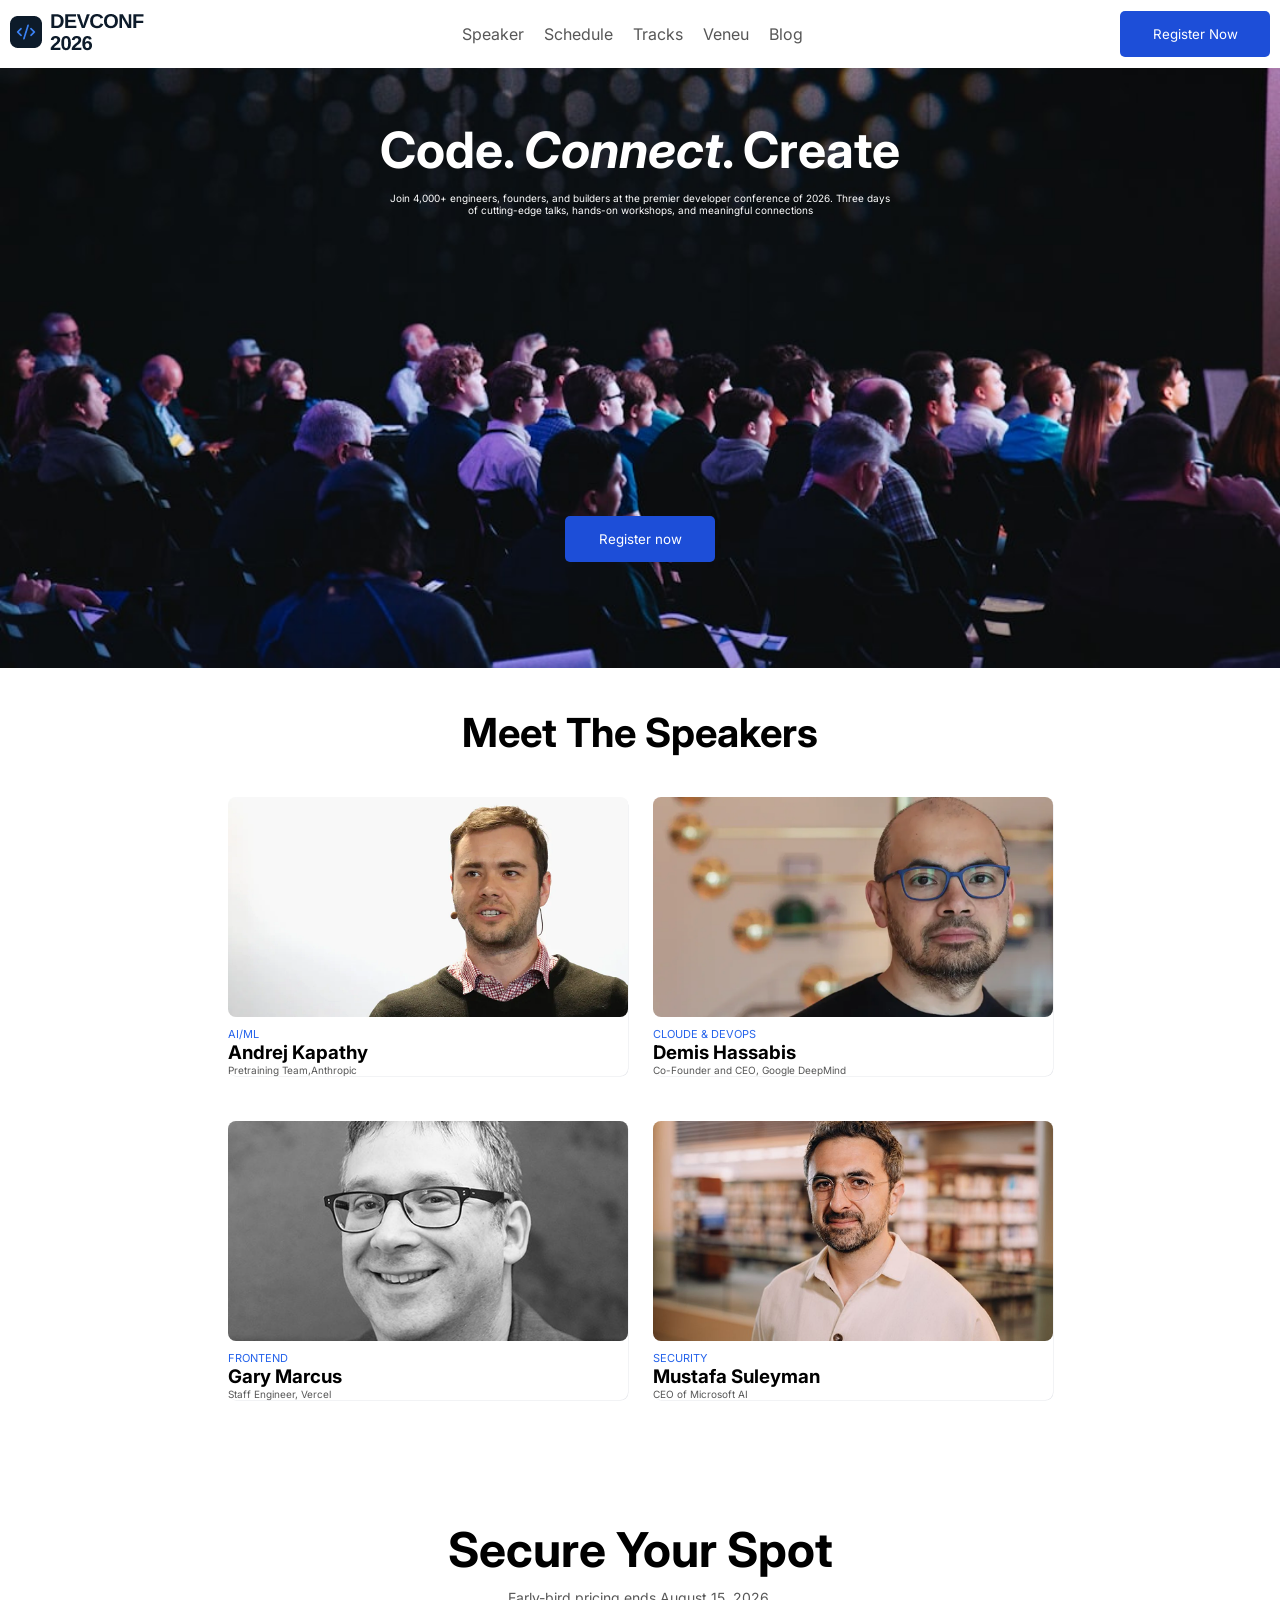
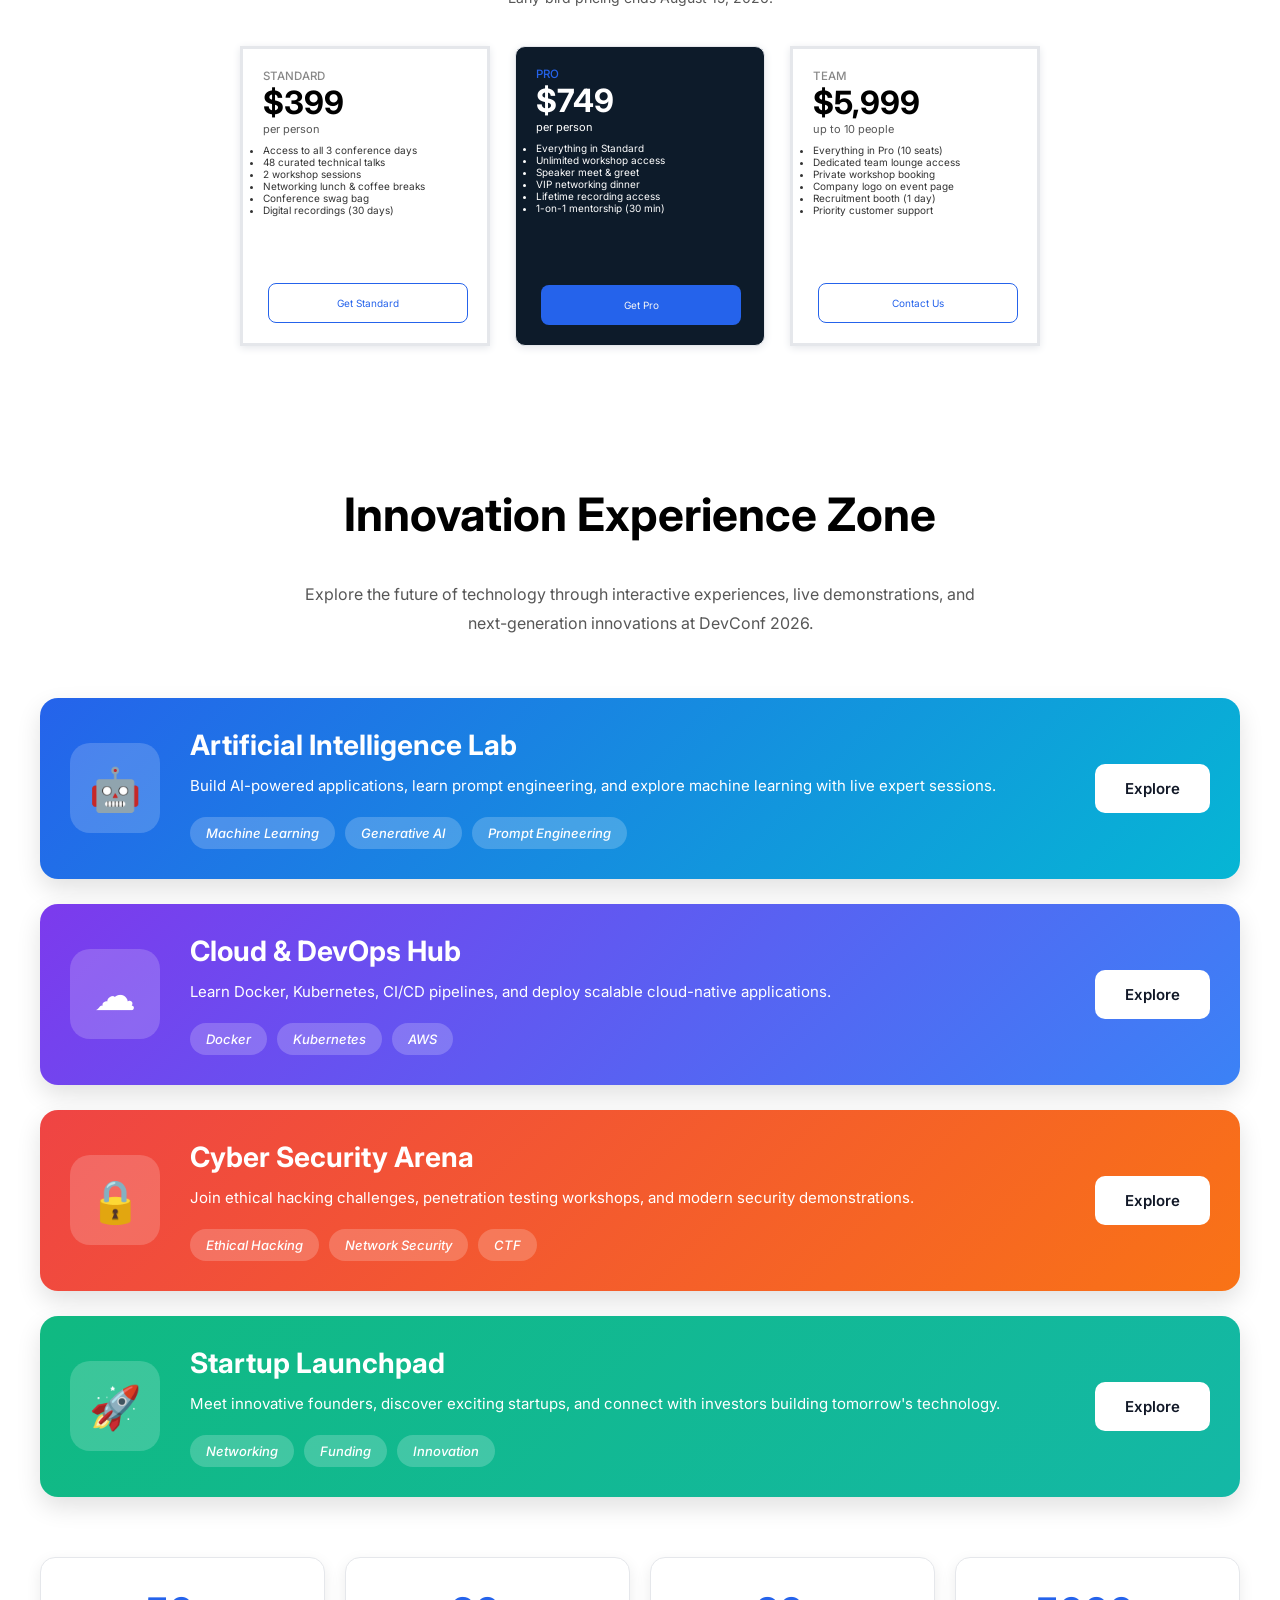
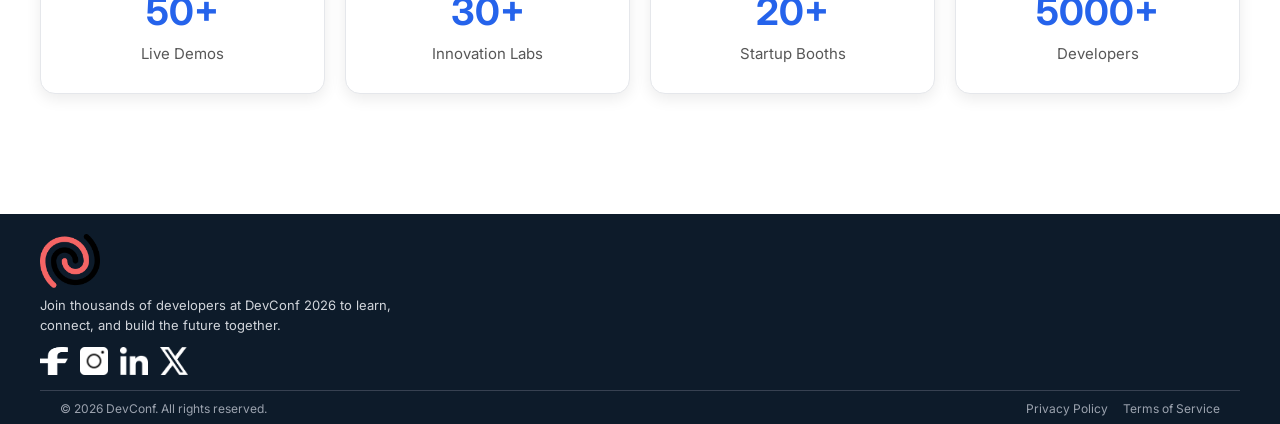
<file: index.html>
<!DOCTYPE html>
<html lang="en">
<head>
    <meta charset="UTF-8">
    <meta name="viewport" content="width=device-width, initial-scale=1.0">
    <title>Document</title>
    <link rel="stylesheet" href="./Styles.css">
    <link rel="preconnect" href="https://fonts.googleapis.com">
<link rel="preconnect" href="https://fonts.gstatic.com" crossorigin>
<link href="https://fonts.googleapis.com/css2?family=Arimo:ital,wght@0,400..700;1,400..700&family=Open+Sans:ital,wght@0,300..800;1,300..800&display=swap" rel="stylesheet">
<link rel="preconnect" href="https://fonts.googleapis.com">
<link rel="preconnect" href="https://fonts.gstatic.com" crossorigin>
<link href="https://fonts.googleapis.com/css2?family=Arimo:ital,wght@0,400..700;1,400..700&family=Inter:ital,opsz,wght@0,14..32,100..900;1,14..32,100..900&family=Open+Sans:ital,wght@0,300..800;1,300..800&display=swap" rel="stylesheet">
</head>
<body>
    <nav>
        <div>
            <img src="./New folder/assets/logo.png" alt="logo">
            
        </div>
        <div>
            <ul>
                <li>Speaker</li>
                <li>Schedule</li>
                <li>Tracks</li>
                <li>Veneu</li>
                <li>Blog</li>
            </ul>
           
        </div>
        <div>
             <button class="button">Register Now</button>
        </div>
    </nav>
    
<section class="hero">


<h1 class="heroh1">Code. <span>Connect</span>. Create</h1>
<p class="heropara">Join 4,000+ engineers, founders, and builders at the premier developer conference of 2026. Three days of cutting-edge talks, hands-on workshops, and meaningful connections</p>
<button class="herob">Register now</button>

</section>
<section class="Cards">
    <h2>Meet The Speakers</h2>
    <div class="cardss">
        <div class="card">
            <img class="imggg" src="./New folder/assets/andrej.png" alt="">
            <p class="cardp">AI/ML</p>
            <h3>Andrej Kapathy</h3>
            <p class="cardpp">Pretraining Team,Anthropic</p>

        </div>
        <div class="card">
              <img class="imggg" src="./New folder/assets/demis.png" alt="">
            <p class="cardp">CLOUDE & DEVOPS</p>
            <h3>Demis Hassabis</h3>
            <p class="cardpp">Co-Founder and CEO, Google DeepMind</p>

        </div>
        <div class="card">
  <img class="imggg" src="./New folder/assets/gary.png" alt="">
            <p class="cardp">FRONTEND</p>
            <h3>Gary Marcus</h3>
            <p class="cardpp">Staff Engineer, Vercel</p>
        </div>
        <div class="card">
  <img class="imggg" src="./New folder/assets/mustafa.png" alt="">
            <p class="cardp">SECURITY</p>
            <h3>Mustafa Suleyman</h3>
            <p class="cardpp">CEO of Microsoft AI</p>
        </div>
    </div>
</section>
<section class="pricing">

    <h4>Secure Your Spot</h4>
    <p class="pricing-text">Early-bird pricing ends August 15, 2026.</p>

    <div class="pricing-container">

        <div class="spotcard1">
            <h1 class="pricingh1">STANDARD</h1>
            <p class="pricingvalue1">$399</p>
            <p class="pricingp1">per person</p>

            <ul class="pricingul1">
                <li>Access to all 3 conference days</li>
                <li>48 curated technical talks</li>
                <li>2 workshop sessions</li>
                <li>Networking lunch & coffee breaks</li>
                <li>Conference swag bag</li>
                <li>Digital recordings (30 days)</li>
            </ul>
            <button class="pricingbut1">Get Standard</button>
        </div>
        <div class="spotcard2">
            <h1 class="pricingh2">PRO</h1>
            <p class="pricingvalue2">$749</p>
            <p class="pricingp2">per person</p>

            <ul class="pricingul2">
                <li>Everything in Standard</li>
                <li>Unlimited workshop access</li>
                <li>Speaker meet & greet</li>
                <li>VIP networking dinner</li>
                <li>Lifetime recording access</li>
                <li>1-on-1 mentorship (30 min)</li>
            </ul>
            <button class="pricingbut2">Get Pro</button>
        </div>

        <div class="spotcard3">
            <h1 class="pricingh1">TEAM</h1>
            <p class="pricingvalue1">$5,999</p>
            <p class="pricingp1">up to 10 people</p>

            <ul ul class="pricingul1">
                <li>Everything in Pro (10 seats)</li>
                <li>Dedicated team lounge access</li>
                <li>Private workshop booking</li>
                <li>Company logo on event page</li>
                <li>Recruitment booth (1 day)</li>
                <li>Priority customer support</li>
            </ul>
            <button class="pricingbut1">Contact Us</button>
        </div>

    </div>

</section>
<!-- AI PART -->
<section class="innovation-zone">

    <div class="innovation-header">
       
        <h2>Innovation Experience Zone</h2>
        <p class="innovation-description">
            Explore the future of technology through interactive experiences,
            live demonstrations, and next-generation innovations at DevConf 2026.
        </p>
    </div>

    <div class="innovation-wrapper">

        <div class="innovation-item ai">

            <div class="innovation-icon">
                🤖
            </div>

            <div class="innovation-content">
                <h3>Artificial Intelligence Lab</h3>
                <p>
                    Build AI-powered applications, learn prompt engineering,
                    and explore machine learning with live expert sessions.
                </p>

                <div class="innovation-tags">
                    <span>Machine Learning</span>
                    <span>Generative AI</span>
                    <span>Prompt Engineering</span>
                </div>
            </div>

            <div class="innovation-action">
                <button>Explore</button>
            </div>

        </div>

        <div class="innovation-item cloud">

            <div class="innovation-icon">
                ☁
            </div>

            <div class="innovation-content">
                <h3>Cloud & DevOps Hub</h3>
                <p>
                    Learn Docker, Kubernetes, CI/CD pipelines,
                    and deploy scalable cloud-native applications.
                </p>

                <div class="innovation-tags">
                    <span>Docker</span>
                    <span>Kubernetes</span>
                    <span>AWS</span>
                </div>
            </div>

            <div class="innovation-action">
                <button>Explore</button>
            </div>

        </div>

        <div class="innovation-item security">

            <div class="innovation-icon">
                🔒
            </div>

            <div class="innovation-content">
                <h3>Cyber Security Arena</h3>
                <p>
                    Join ethical hacking challenges,
                    penetration testing workshops,
                    and modern security demonstrations.
                </p>

                <div class="innovation-tags">
                    <span>Ethical Hacking</span>
                    <span>Network Security</span>
                    <span>CTF</span>
                </div>
            </div>

            <div class="innovation-action">
                <button>Explore</button>
            </div>

        </div>

        <div class="innovation-item startup">

            <div class="innovation-icon">
                🚀
            </div>

            <div class="innovation-content">
                <h3>Startup Launchpad</h3>
                <p>
                    Meet innovative founders, discover exciting startups,
                    and connect with investors building tomorrow's technology.
                </p>

                <div class="innovation-tags">
                    <span>Networking</span>
                    <span>Funding</span>
                    <span>Innovation</span>
                </div>
            </div>

            <div class="innovation-action">
                <button>Explore</button>
            </div>

        </div>

    </div>

    <div class="innovation-footer">
         <div class="innovation-stat">
            <h3>50+</h3>
            <p>Live Demos</p>
        </div>
     <div class="innovation-stat">
            <h3>30+</h3>
            <p>Innovation Labs</p>
        </div>
         <div class="innovation-stat">
            <h3>20+</h3>
            <p>Startup Booths</p>
        </div>
         <div class="innovation-stat">
            <h3>5000+</h3>
            <p>Developers</p>
        </div>
        </div>

</section>
<footer class="foot">
 <div class="footcon">
    <div class="footleft">
    <img class="footlogo" src="./New folder/Lucide.png" alt="">
         <p>
            Join thousands of developers at DevConf 2026 to learn,
            connect, and build the future together.
         </p>
    <div class="logoss">
    <img src="./New folder/Facebook (1).png" alt="">
    <img src="./New folder/Instagram.png" alt="">
    <img src="./New folder/LinkedIn.png" alt="">
    <img  src="./New folder/X logo.png" alt="">
</div>
       
 </div>
   <hr>
<div class="footbot">
<p>© 2026 DevConf. All rights reserved.</p>
<div class="footpol">
<p>Privacy Policy</p>
<p>Terms of Service</p>
</div>
</div>

</footer>
</file>
<file: Styles.css>
*{
    margin: 0;
    padding: 0;
    font-family:"Inter", sans-serif;
}
nav{
    display:flex;
    justify-content: space-between;
    padding: 10px;
    max-width: 1300px;
    align-items: center;
    margin: 0 auto; 

}
nav ul{
    display: flex;
    gap:20px;
    list-style: none;
    font-family: "Arimo", sans-serif;
    color: #575757;
}
.button{
    background-color:#1D4ED8;
    color: #FFFFFF;
    font-family: "Inter", sans-serif;
    padding: 15px;
    width: 150px;
    border: none;
    border-radius: 5px;
}

.hero{ 
    background-image:url(./New\ folder/assets/banner.jpg);
    height: 600px;
    background-repeat: no repeat;
    background-position: center;
    background-size: cover;
    margin: 0 auto;
    text-align: center;
}
.heroh1{
    color: white;
    margin-top: 20px;
    max-width: 700px;
    margin: 0 auto;
    padding:52px ;
    font-size:50px;

}
 nav h1{
    color: #FFFFFF;
    font-size:60px ;
    text-align: center;
    font-family: "Inter", sans-serif;
    padding-top:50px; 
}
span{
    font-style: italic;
}
.heropara{
    color: #FFFFFF;
    font-family: "Inter", sans-serif;
    font-size: 10px;
    text-align: center;
    max-width: 500px;
    /* border: solid #FFFFFF;  */
    margin:50px auto;
    margin-top:-40px;
}
.herob{
    background-color:#1D4ED8;
    color: #FFFFFF;
    font-family: "Inter", sans-serif;
    padding: 15px;
    width: 150px;
    border: none;
    border-radius: 5px;
    text-align:center;
    margin: 250px auto;
}
.cardss{
    /* display: flex; its not working thats why io will use grid */
    display: grid;
    grid-template-columns: repeat(2,400px);
    /* border: 5px solid black;  i use them to understand the area */
    flex-wrap: wrap;
    justify-content: center;
    column-gap: 25px;
    row-gap:25px;
    align-items: center;
    max-width: 1200px;
    margin: 0 auto;
    margin-bottom: 10px;

}
h2{
    margin-top: 20px;
    margin-bottom: 20px;
    /* border: 3px solid blue; i use them to understand the area*/
    text-align: center;
    padding: 20px;
    font-family:"Inter", sans-serif; 
    font-size: 40px;
}
.card
{
    align-items: center;
     width: 400px;
     margin-bottom: 20px;
     border-radius: 8px;
     box-shadow:.5px .5px .5px  #E5E7EB;
    
}
.imggg{
width: 100%;
height: 220px;
object-fit: cover;
display: block;
border-radius: 8px;
}

.cardp{
    margin-top: 10px;
    color:#2563EB;
    font-family:"Inter", sans-serif; 
    font-size:11px;
}
.cardpp{
   font-family:"Inter", sans-serif; 
   color:#575757;
   font-size: 10px;
}
.pricing{
    margin-top: 100px;
    margin-bottom: 100px;
}

 .pricing-container{
    display: flex;
    align-items: center;
    justify-content: center;
    max-width: 1200px;
    margin: 0 auto;
    gap:25px;
 }
 .pricing-text{
    text-align: center;
    color: #575757;
    font-size: 14px;
    margin-top: 10px;
    margin-bottom: 40px;
}
.pricingh1{
    color:#888888;
    font-size: 11.5px;
    font-weight:500;
}
.pricingh2{
    color:#2563EB;
    font-size: 11.5px;
    font-weight: 500;
}
.pricingul1{
    margin-top: 8px;
    font-size: 10px;
    color: #333333;
 }
.pricingul2{
    color:white;
    font-size:10px;
    margin-top:8px;
}

h4{
    font-size:48px;
    font-weight:700;
    text-align:center;
    margin-bottom:10px;
}
.pricingvalue1{
font-size:32px; 
font-weight:bold;
}
.pricingvalue2{
font-size:32px; 
font-weight:bold;
color: #FFFFFF;
}
.pricingp1{
    font-size: 11px;
    color: #575757;
}
.pricingp2{
    font-size: 11px;
    color:#FFFFFF;
}

/* .primium{
    background-color: #0D1B2A;
    color: white;
} */
.spotcard1{
     border:solid #E5E7EB;
     width:250px;
     height:300px;
        padding: 20px;
    box-sizing: border-box;
     display: flex;
    flex-direction: column;
    box-shadow: 0px 2px 8px #E5E7EB;
}
.spotcard2{
    background:#0D1B2A;
 color:white;
  border:1px solid #E5E7EB;
    border-radius:10px;
    box-shadow:0px 2px 8px #E5E7EB;
width:250px;
height:300px;
    padding:20px;
  box-sizing:border-box;
    display:flex;
    flex-direction:column;
}
.spotcard3{
    border:solid #E5E7EB;
     width:250px;
    height:300px;
       padding: 20px;
    box-sizing: border-box;
     display: flex;
     box-shadow: 0px 2px 8px #E5E7EB;
    flex-direction: column;
}
.pricingbut1{
     margin-top: auto;
    font-size: 10px;
  margin-left: 5px;
  background-color:white;
  color: #2563EB ;
  width: 200px;
  height: 40px;
  border:solid #2563EB;
  border-radius: 8px;
  border-width: 1px;
    margin-top:auto;

}
.pricingbut2{
    font-size: 10px;
    background-color: #2563EB;
  margin-left: 20px;
  color: whitesmoke;
  width: 200px;
  height: 40px;
    margin-top: auto;
  margin-left: 5px;
   border-radius: 8px;
  border-width: 1px;
  border: none;
  margin-top:auto;
}
/* ===========================
   Innovation Experience Zone
=========================== */

.innovation-zone{
    max-width:1200px;
    margin:120px auto;
    padding:0 20px;
}

.innovation-header{
    text-align:center;
    margin-bottom:60px;
}

.innovation-subtitle{
    color:#2563EB;
    font-size:14px;
    font-weight:700;
    letter-spacing:3px;
    margin-bottom:12px;
}

.innovation-header h2{
    font-size:46px;
    margin-bottom:18px;
}

.innovation-description{
    max-width:700px;
    margin:auto;
    color:#575757;
    line-height:1.8;
    font-size:16px;
}

.innovation-wrapper{
    display:flex;
    flex-direction:column;
    gap:25px;
}

/* ===========================
   Innovation Card
=========================== */

.innovation-item{
    display:flex;
    align-items:center;
    justify-content:space-between;
    padding:30px;
    border-radius:18px;
    color:white;
    box-shadow:0 10px 25px rgba(0,0,0,.12);
    cursor:pointer;
    transition:0.3s ease;
}

.innovation-item:hover{
    transform:translateY(-8px);
    box-shadow:0 20px 40px rgba(0,0,0,.25);
}

.innovation-icon{
    width:90px;
    height:90px;
    border-radius:20px;
    background:rgba(255,255,255,.18);
    display:flex;
    justify-content:center;
    align-items:center;
    font-size:42px;
    flex-shrink:0;
}

.innovation-content{
    flex:1;
    margin:0 30px;
}

.innovation-content h3{
    font-size:28px;
    margin-bottom:10px;
}

.innovation-content p{
    line-height:1.8;
    margin-bottom:18px;
    font-size:15px;
}
/* ===========================
   Tags
=========================== */

.innovation-tags{
    display:flex;
    flex-wrap:wrap;
    gap:10px;
}

.innovation-tags span{
    background:rgba(255,255,255,.20);
    padding:8px 16px;
    border-radius:30px;
    font-size:13px;
    font-weight:500;
    transition:.3s;
}

.innovation-tags span:hover{
    background:white;
    color:#2563EB;
}

/* ===========================
   Button
=========================== */

.innovation-action{
    flex-shrink:0;
}

.innovation-action button{
    background:white;
    color:#111827;
    border:none;
    padding:15px 30px;
    border-radius:10px;
    font-size:15px;
    font-weight:600;
    cursor:pointer;
    transition:.3s;
}

.innovation-action button:hover{
    background:#111827;
    color:white;
}

/* ===========================
   Card Colors
=========================== */

.ai{
    background:linear-gradient(135deg,#2563EB,#06B6D4);
}

.cloud{
    background:linear-gradient(135deg,#7C3AED,#3B82F6);
}

.security{
    background:linear-gradient(135deg,#EF4444,#F97316);
}

.startup{
    background:linear-gradient(135deg,#10B981,#14B8A6);
}

/* ===========================
   Stats
=========================== */

.innovation-footer{
    display:grid;
    grid-template-columns:repeat(4,1fr);
    gap:20px;
    margin-top:60px;
}

.innovation-stat{
    background:white;
    border:1px solid #E5E7EB;
    border-radius:15px;
    padding:30px;
    text-align:center;
    box-shadow:0 5px 15px rgba(0,0,0,.08);
    transition:.3s;
    cursor:pointer;
}

.innovation-stat:hover{
    transform:translateY(-8px);
    box-shadow:0 15px 30px rgba(37,99,235,.18);
}

.innovation-stat h3{
    font-size:38px;
    color:#2563EB;
    margin-bottom:10px;
}

.innovation-stat p{
    color:#575757;
    font-size:15px;
}


.foot{
    background:#0D1B2A;
    padding:20px 0 8px;
    margin-top:60px;
}

.footcon{
    max-width:1200px;
    margin:0 auto;
    padding:0 20px;
}

.footlogo{
    width:60px;
    height:auto;
    display:block;
    margin-bottom:8px;
}

.footleft p{
    color:#D1D5DB;
    font-size:13px;
    line-height:1.5;
    margin-bottom:12px;
    max-width:380px;
}

.logoss{
    display:flex;
    gap:12px;
}

.logoss img{
    width:28px;
    height:28px;
}

.foot hr{
    max-width:1200px;
    margin:15px auto 10px;
    border:none;
    border-top:1px solid #374151;
}

.footbot{
    max-width:1200px;
    margin:0 auto;
    padding:0 20px;
    display:flex;
    justify-content:space-between;
    align-items:center;
}

.footbot p{
    color:#9CA3AF;
    font-size:12px;
}

.footpol{
    display:flex;
    gap:15px;
}
</file>
